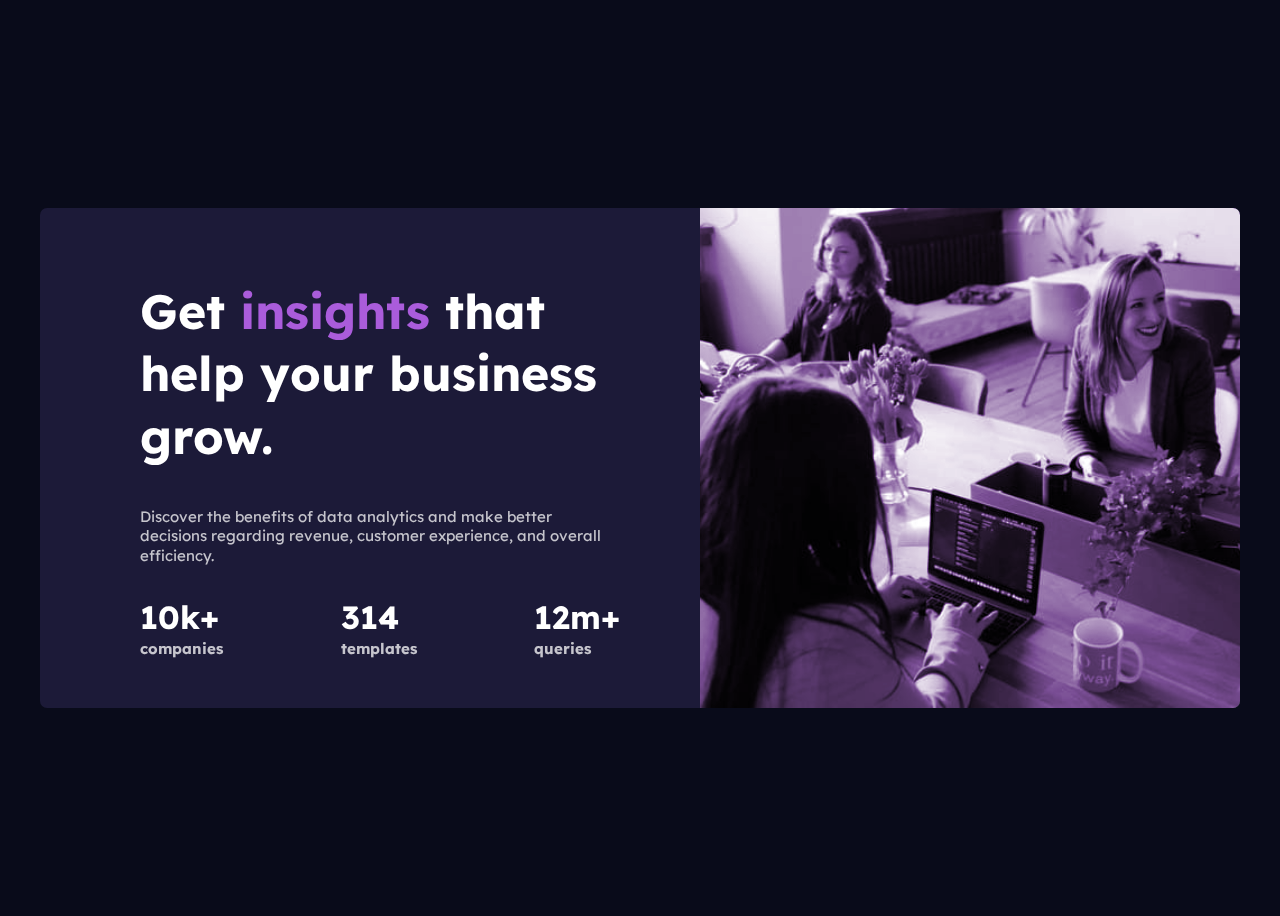
<file: index.html>
<!DOCTYPE html>
<html lang="en">
  <head>
    <meta charset="UTF-8" />
    <meta name="viewport" content="width=device-width, initial-scale=1.0" />
    <link rel="stylesheet" href="./style.css" />
    <link
      rel="icon"
      type="image/png"
      sizes="32x32"
      href="./stats-preview-card-component-main/images/favicon-32x32.png"
    />

    <title>Stats preview card component</title>
  </head>
  <body>
    <div class="hero">
      <div class="image__wrapper">
        <div class="hero__img"></div>
      </div>

      <div class="hero__container">
        <h2>Get <span>insights</span> that help your business grow.</h2>
        <p>
          Discover the benefits of data analytics and make better decisions
          regarding revenue, customer experience, and overall efficiency.
        </p>

        <ul class="stats">
          <li>10k+ <span>companies</span></li>
          <li>314 <span>templates</span></li>
          <li>12m+ <span>queries</span></li>
        </ul>
      </div>
    </div>
  </body>
</html>
</file>
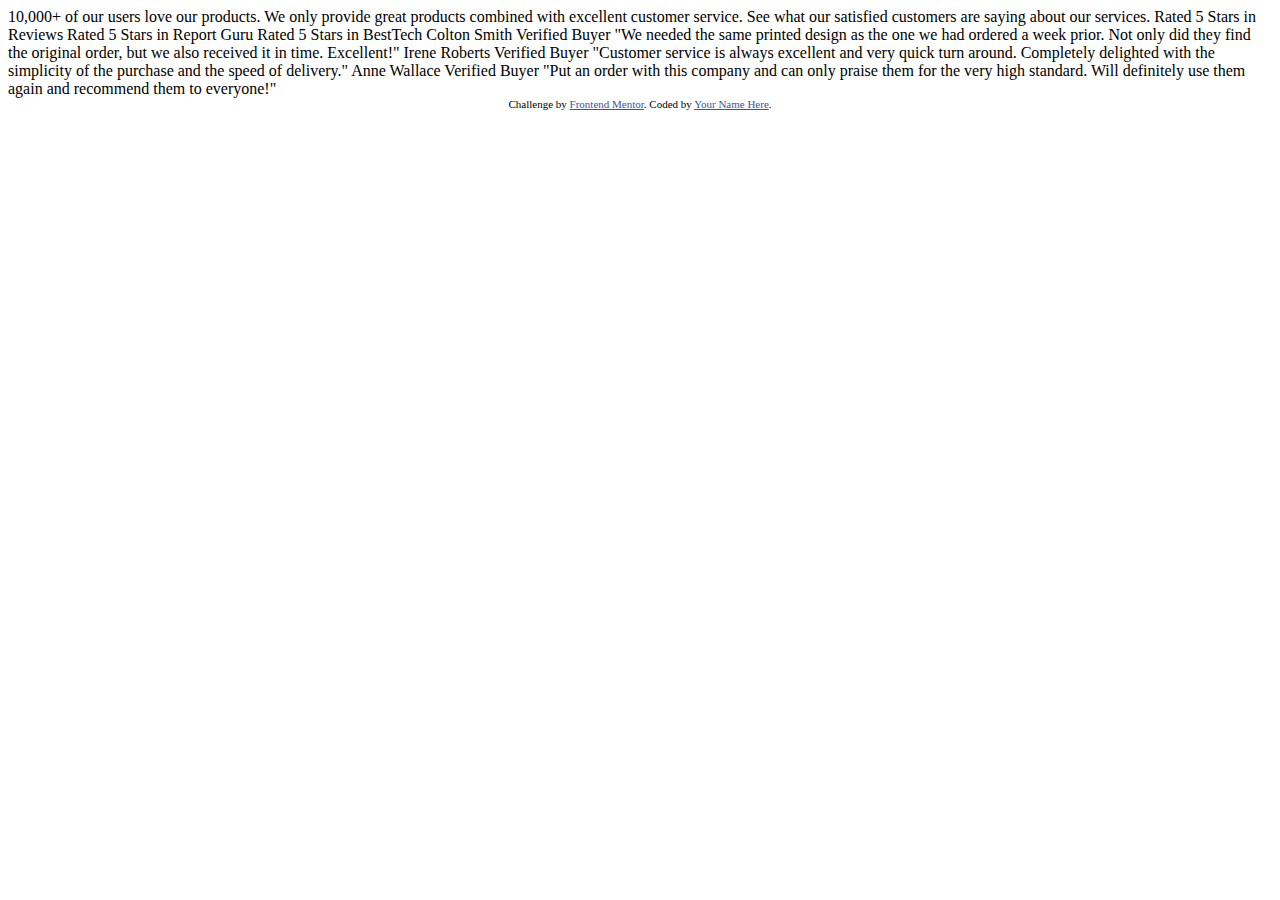
<file: social-proof-section-master/social-proof-section-master/index.html>
<!DOCTYPE html>
<html lang="en">
  <head>
    <meta charset="UTF-8" />
    <meta name="viewport" content="width=device-width, initial-scale=1.0" />
    <!-- displays site properly based on user's device -->

    <link
      rel="icon"
      type="image/png"
      sizes="32x32"
      href="./images/favicon-32x32.png"
    />

    <title>Frontend Mentor | Social proof section</title>

    <!-- Feel free to remove these styles or customise in your own stylesheet 👍 -->
    <style>
      .attribution {
        font-size: 11px;
        text-align: center;
      }
      .attribution a {
        color: hsl(228, 45%, 44%);
      }
    </style>
  </head>
  <body>
    10,000+ of our users love our products.

    We only provide great products combined with excellent customer service.
    See what our satisfied customers are saying about our services.
    
    Rated 5 Stars in Reviews
    Rated 5 Stars in Report Guru
    Rated 5 Stars in BestTech
    
    Colton Smith 
    Verified Buyer
    "We needed the same printed design as the one we had ordered a week prior.
    Not only did they find the original order, but we also received it in time.
    Excellent!"
    
    Irene Roberts 
    Verified Buyer
    "Customer service is always excellent and very quick turn around. Completely
    delighted with the simplicity of the purchase and the speed of delivery."
    
    Anne Wallace 
    Verified Buyer
    "Put an order with this company and can only praise them for the very high
    standard. Will definitely use them again and recommend them to everyone!"

    <div class="attribution">
      Challenge by
      <a href="https://www.frontendmentor.io?ref=challenge" target="_blank"
        >Frontend Mentor</a
      >. Coded by <a href="#">Your Name Here</a>.
    </div>
  </body>
</html>
</file>
<file: style.css>
*,
*::before,
*::after {
  box-sizing: content-box;
}

@font-face {
  font-family: "Inter";
  src: url("./Inter/Inter-VariableFont_opsz,wght.ttf")
    format("truetype");
}

@font-face {
  font-family: "Lexend";
  src: url("./Lexend_Deca/LexendDeca-VariableFont_wght.ttf")
    format("truetype");
}

body {
  display: flex;
  align-items: center;
  justify-content: center;
  height: 100vh;
  font-family: "Lexend";
  background: hsl(233, 47%, 7%);
  color: white;
  text-align: center;
  line-height: 1.3;
  transition: all 0.5s ease-in-out;
}

p {
  font-size: 0.9375rem;
  margin: 0;
}

.hero__container {
  width: 80%;
  margin: 0 auto;
  padding: 1.5em 0;
}

.hero__container span {
  color: hsl(277, 64%, 61%);
}

.hero {
  max-width: 400px;
  background: hsl(244, 37%, 16%);
  border-radius: 7px;
  overflow: hidden;
}

.hero h2 {
  font-size: 2rem;
  font-family: "Lexend";
  transition: 0.25s linear;
}

.hero h2:hover {
  color: hsl(277, 64%, 61%);
  cursor: pointer;
}

.hero p {
  color: hsla(0, 0%, 100%, 0.75);
}

.hero ul {
  list-style-type: none;
  padding: 0;
  font-size: 2rem;
}

.stats li {
  margin-bottom: 0.7em;
}

.hero li {
  font-weight: bold;
  font-family: "Lexend";
}

.image__wrapper {
  background-image: url("./stats-preview-card-component-main/images/image-header-mobile.jpg");
  max-width: 100%;
  background-size: cover;
  background-position: center;
  background-repeat: no-repeat;
  display: flex;
}

.hero__img {
  width: 100%;
  opacity: 0.8;
  mix-blend-mode: overlay;
  filter: brightness(0) saturate(100%) invert(30%) sepia(11%) saturate(3475%)
  hue-rotate(234deg) brightness(99%) contrast(93%);
  content: url("./stats-preview-card-component-main/images/image-header-desktop.jpg");
}

.stats span {
  color: hsla(0, 0%, 100%, 0.75);
  font-size: 0.9375rem;
}

@media (min-width: 1046px) {
  .hero {
    display: flex;
    flex-direction: row-reverse;
    max-width: 1200px;
    max-height: 500px;
  }

  .image__wrapper {
    background-image: url("./stats-preview-card-component-main/images/image-header-desktop.jpg");
  }

  .hero__container {
    padding: 2em 1em;
    margin-right: 4em;
    text-align: left;
    width: 40%;
  }

  .hero__img {
    padding: 0;
  }

  .hero h2 {
    font-size: 3rem;
  }

  .stats {
    display: flex;
    align-items: center;
    justify-content: space-between;
  }

  .stats li {
    display: flex;
    flex-direction: column;
  }
}
</file>
